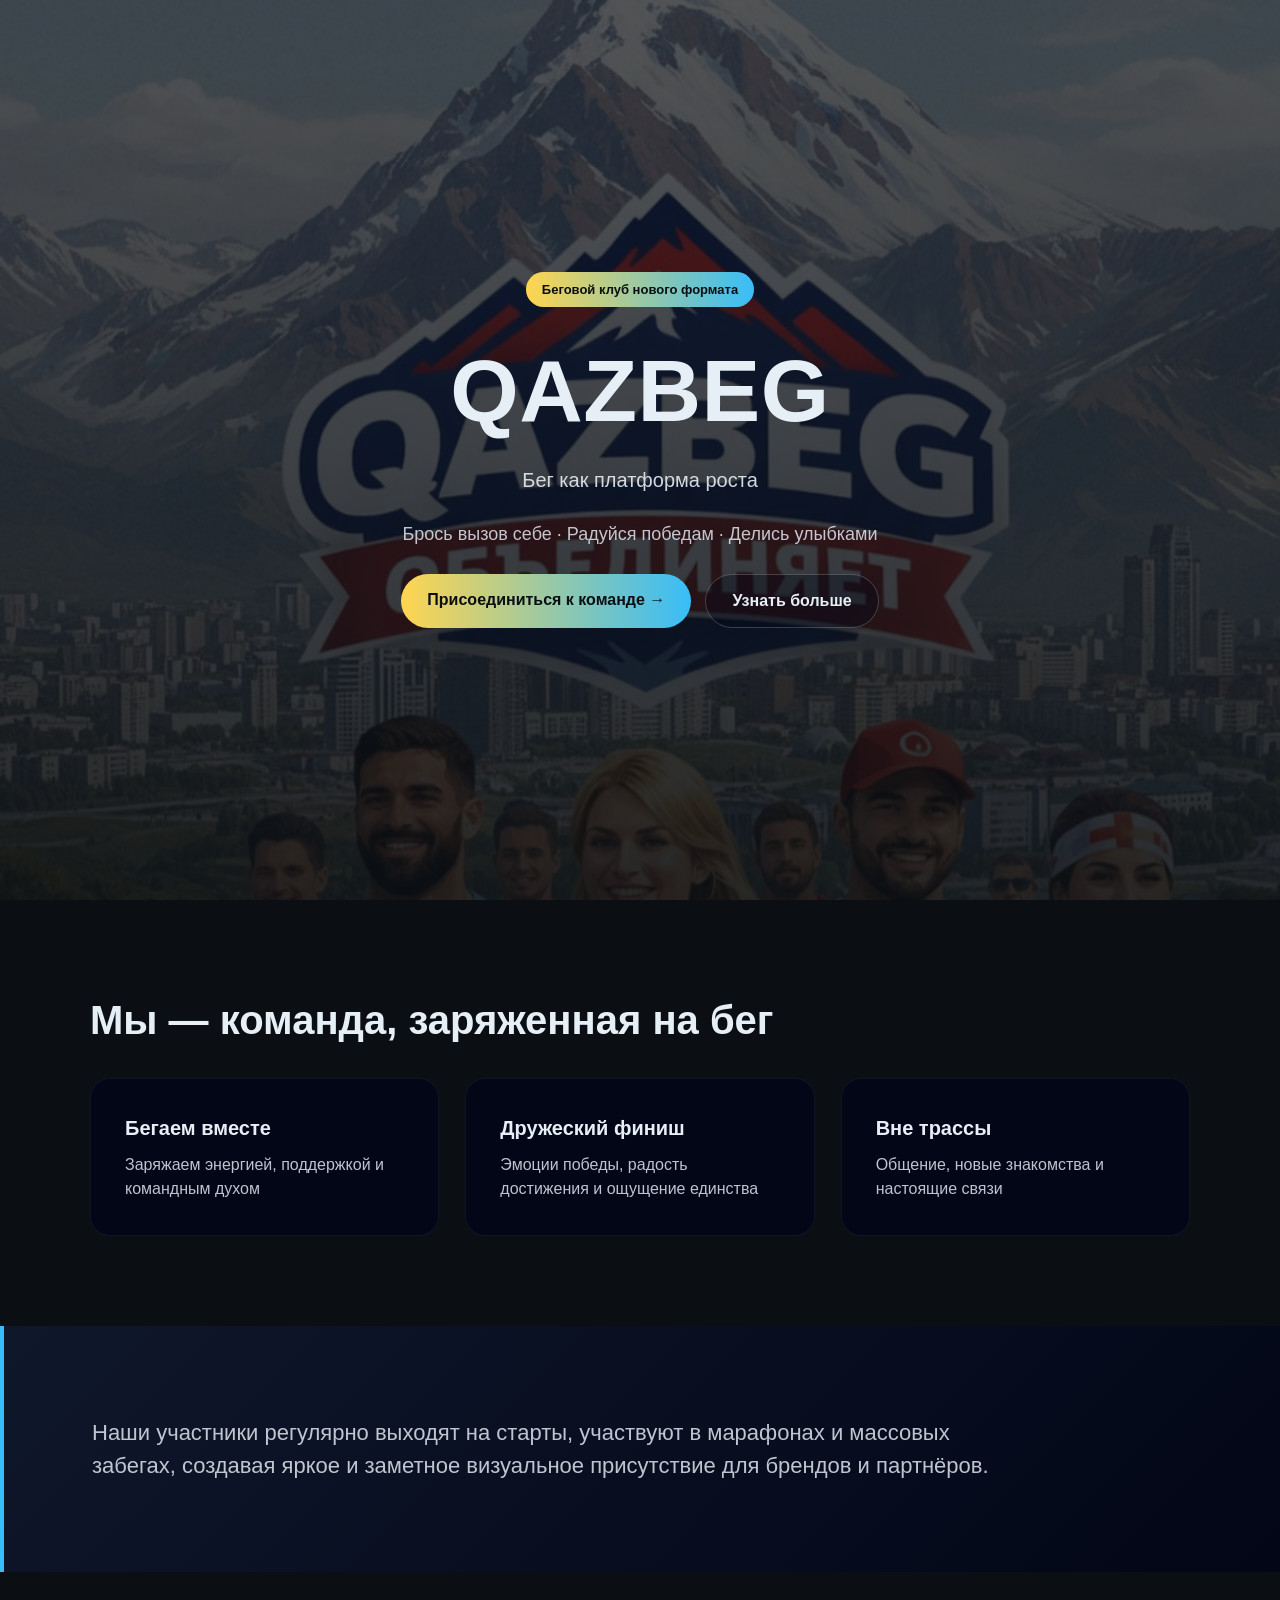
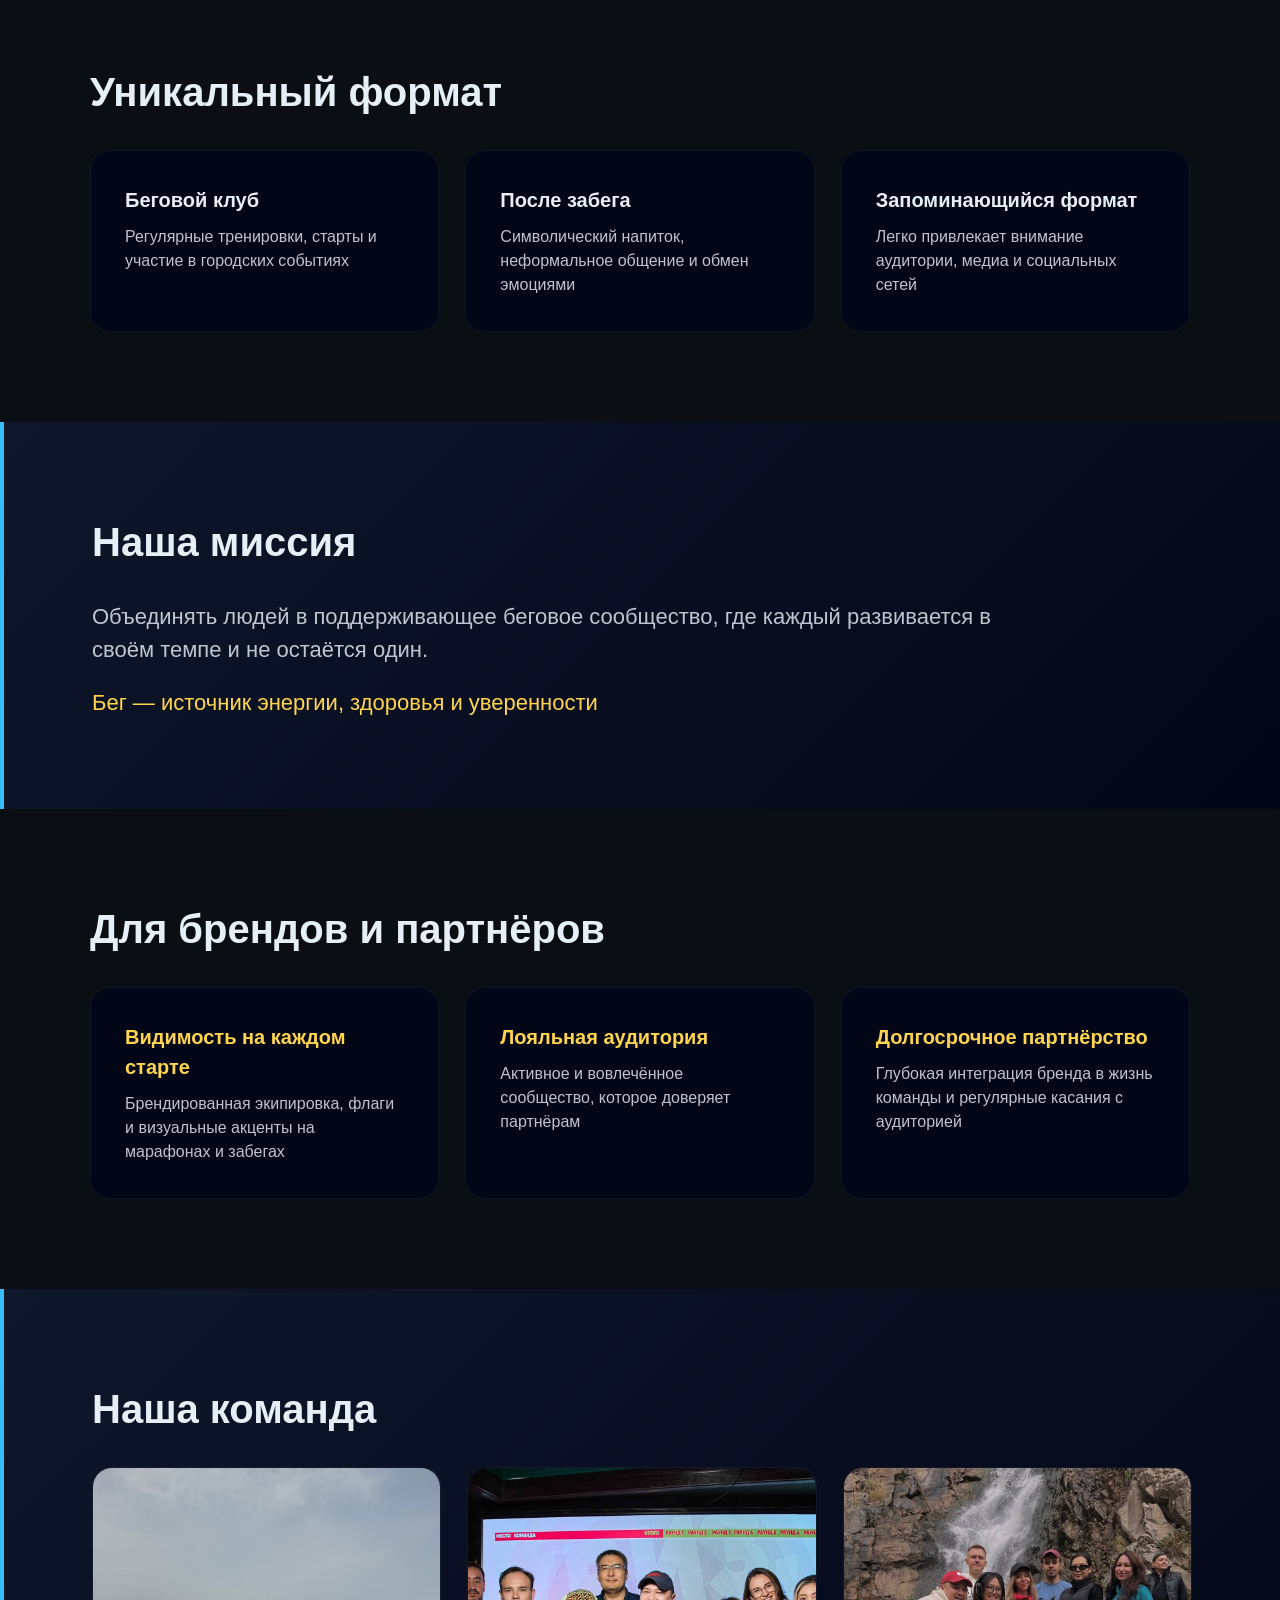
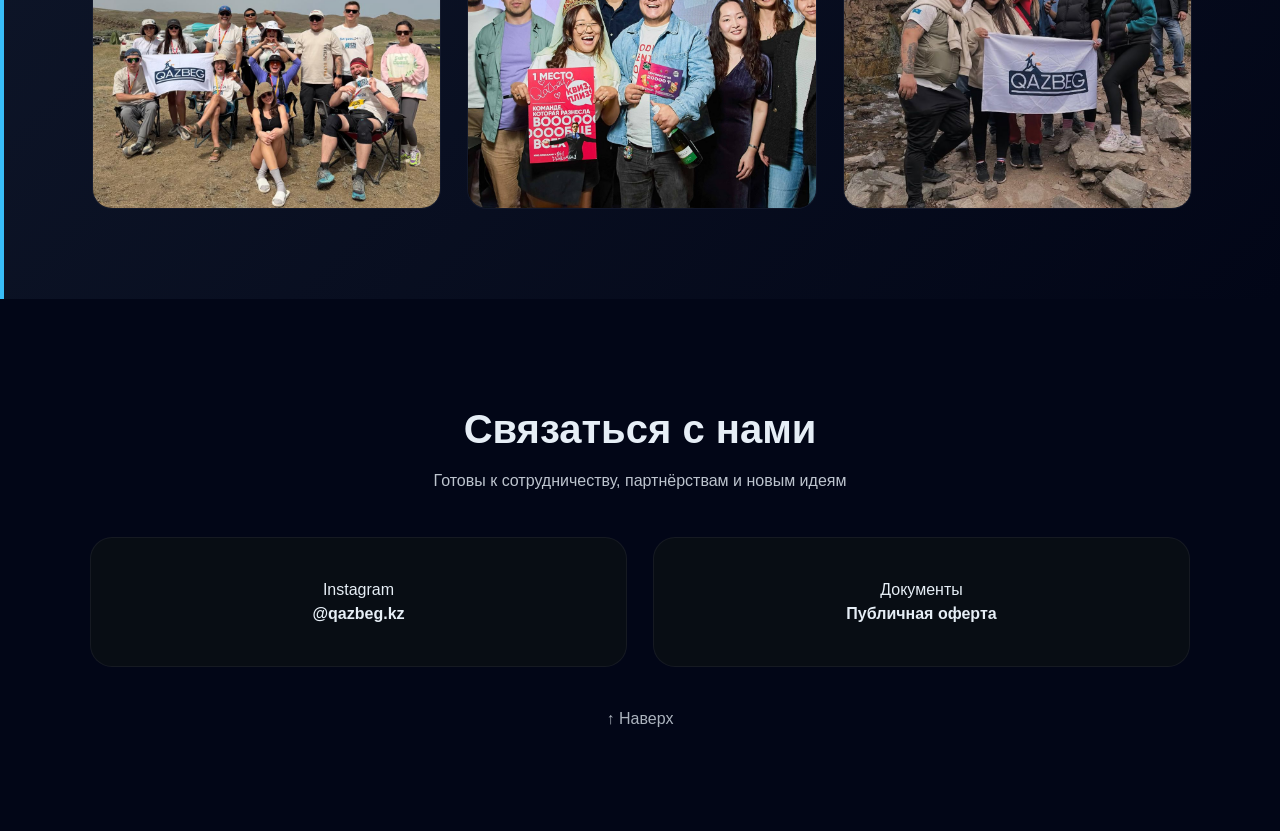
<file: index.html>
<!DOCTYPE html>
<html lang="ru">
<head>
  <meta charset="UTF-8" />
  <meta name="viewport" content="width=device-width, initial-scale=1.0" />
  <title>QAZBEG — бег как платформа роста</title>
  <link rel="stylesheet" href="style.css" />
</head>
<body>

<header class="hero" id="top">
  <div class="container hero-inner">
    <span class="badge">Беговой клуб нового формата</span>

    <h1 class="hero-title">QAZBEG</h1>
    <p class="hero-subtitle">Бег как платформа роста</p>

    <p class="hero-slogan">
      Брось вызов себе · Радуйся победам · Делись улыбками
    </p>

    <div class="hero-actions">
      <a href="#contacts" class="btn btn-primary">Присоединиться к команде →</a>
      <a href="#about" class="btn btn-ghost">Узнать больше</a>
    </div>
  </div>
</header>

<main>

  <!-- ABOUT -->
  <section class="section" id="about">
    <div class="container">
      <h2 class="section-title">Мы — команда, заряженная на бег</h2>

      <div class="grid cards">
        <article class="card">
          <h3>Бегаем вместе</h3>
          <p>Заряжаем энергией, поддержкой и командным духом</p>
        </article>

        <article class="card">
          <h3>Дружеский финиш</h3>
          <p>Эмоции победы, радость достижения и ощущение единства</p>
        </article>

        <article class="card">
          <h3>Вне трассы</h3>
          <p>Общение, новые знакомства и настоящие связи</p>
        </article>
      </div>
    </div>
  </section>

  <!-- VISUAL -->
  <section class="section section-accent">
    <div class="container">
      <p class="lead">
        Наши участники регулярно выходят на старты, участвуют в марафонах и массовых забегах,
        создавая яркое и заметное визуальное присутствие для брендов и партнёров.
      </p>
    </div>
  </section>

  <!-- FORMAT -->
  <section class="section">
    <div class="container">
      <h2 class="section-title">Уникальный формат</h2>

      <div class="grid cards">
        <article class="card card-highlight">
          <h3>Беговой клуб</h3>
          <p>Регулярные тренировки, старты и участие в городских событиях</p>
        </article>

        <article class="card card-highlight">
          <h3>После забега</h3>
          <p>Символический напиток, неформальное общение и обмен эмоциями</p>
        </article>

        <article class="card card-highlight">
          <h3>Запоминающийся формат</h3>
          <p>Легко привлекает внимание аудитории, медиа и социальных сетей</p>
        </article>
      </div>
    </div>
  </section>

  <!-- MISSION -->
  <section class="section section-accent">
    <div class="container">
      <h2 class="section-title">Наша миссия</h2>

      <p class="lead">
        Объединять людей в поддерживающее беговое сообщество, где каждый развивается
        в своём темпе и не остаётся один.
      </p>

      <p class="highlight">Бег — источник энергии, здоровья и уверенности</p>
    </div>
  </section>

  <!-- BRANDS -->
  <section class="section">
    <div class="container">
      <h2 class="section-title">Для брендов и партнёров</h2>

      <div class="grid cards">
        <article class="card">
          <h3 class="accent-title">Видимость на каждом старте</h3>
          <p>Брендированная экипировка, флаги и визуальные акценты на марафонах и забегах</p>
        </article>

        <article class="card">
          <h3 class="accent-title">Лояльная аудитория</h3>
          <p>Активное и вовлечённое сообщество, которое доверяет партнёрам</p>
        </article>

        <article class="card">
          <h3 class="accent-title">Долгосрочное партнёрство</h3>
          <p>Глубокая интеграция бренда в жизнь команды и регулярные касания с аудиторией</p>
        </article>
      </div>
    </div>
  </section>

  <!-- TEAM -->
  <section class="section section-accent">
    <div class="container">
      <h2 class="section-title">Наша команда</h2>

      <div class="grid team">
        <!-- ФОТО 1 НОВОЕ -->
        <figure class="photo">
          <img src="WhatsApp%20Image%202026-05-22%20at%2013.36.15.jpeg" alt="QAZBEG команда" loading="lazy" />
        </figure>
        <!-- ФОТО 2 НОВОЕ -->
        <figure class="photo">
          <img src="WhatsApp%20Image%202026-05-22%20at%2013.39.18.jpeg" alt="QAZBEG команда" loading="lazy" />
        </figure>
        <!-- ФОТО 3 ПРЕЖНЕЕ -->
        <figure class="photo">
          <img src="WhatsApp%20Image%202026-05-22%20at%2012.41.37%20(1).jpeg" alt="QAZBEG команда" loading="lazy" />
        </figure>
      </div>
    </div>
  </section>

</main>

<footer class="footer" id="contacts">
  <div class="container">
    <h2 class="section-title footer-title">Связаться с нами</h2>

    <p class="footer-subtitle">
      Готовы к сотрудничеству, партнёрствам и новым идеям
    </p>

    <div class="grid contacts">
      <a class="contact-card" href="https://instagram.com/qazbeg.kz" target="_blank" rel="noreferrer">
        Instagram<br><strong>@qazbeg.kz</strong>
      </a>

      <a class="contact-card" href="oferta.html">
        Документы<br><strong>Публичная оферта</strong>
      </a>
    </div>

    <a class="to-top" href="#top">↑ Наверх</a>
  </div>
</footer>

<script src="script.js"></script>
</body>
</html>
</file>
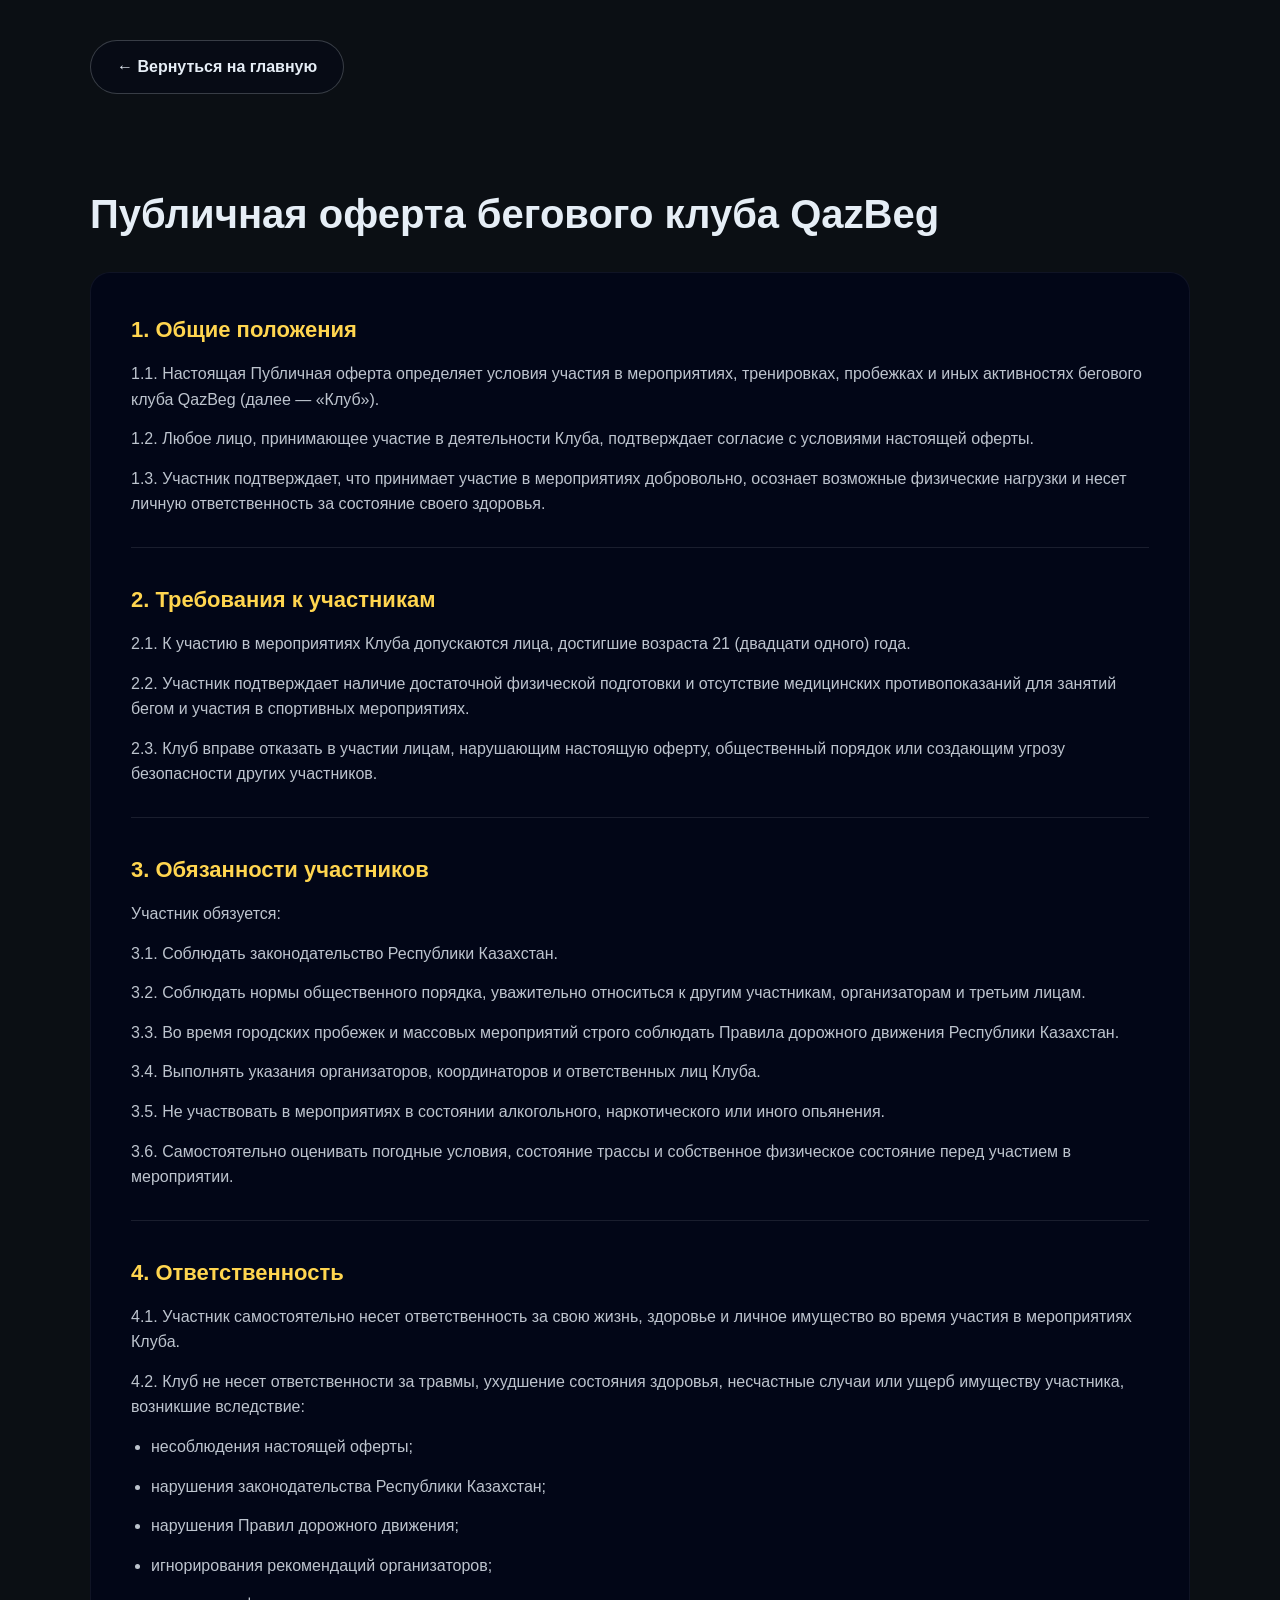
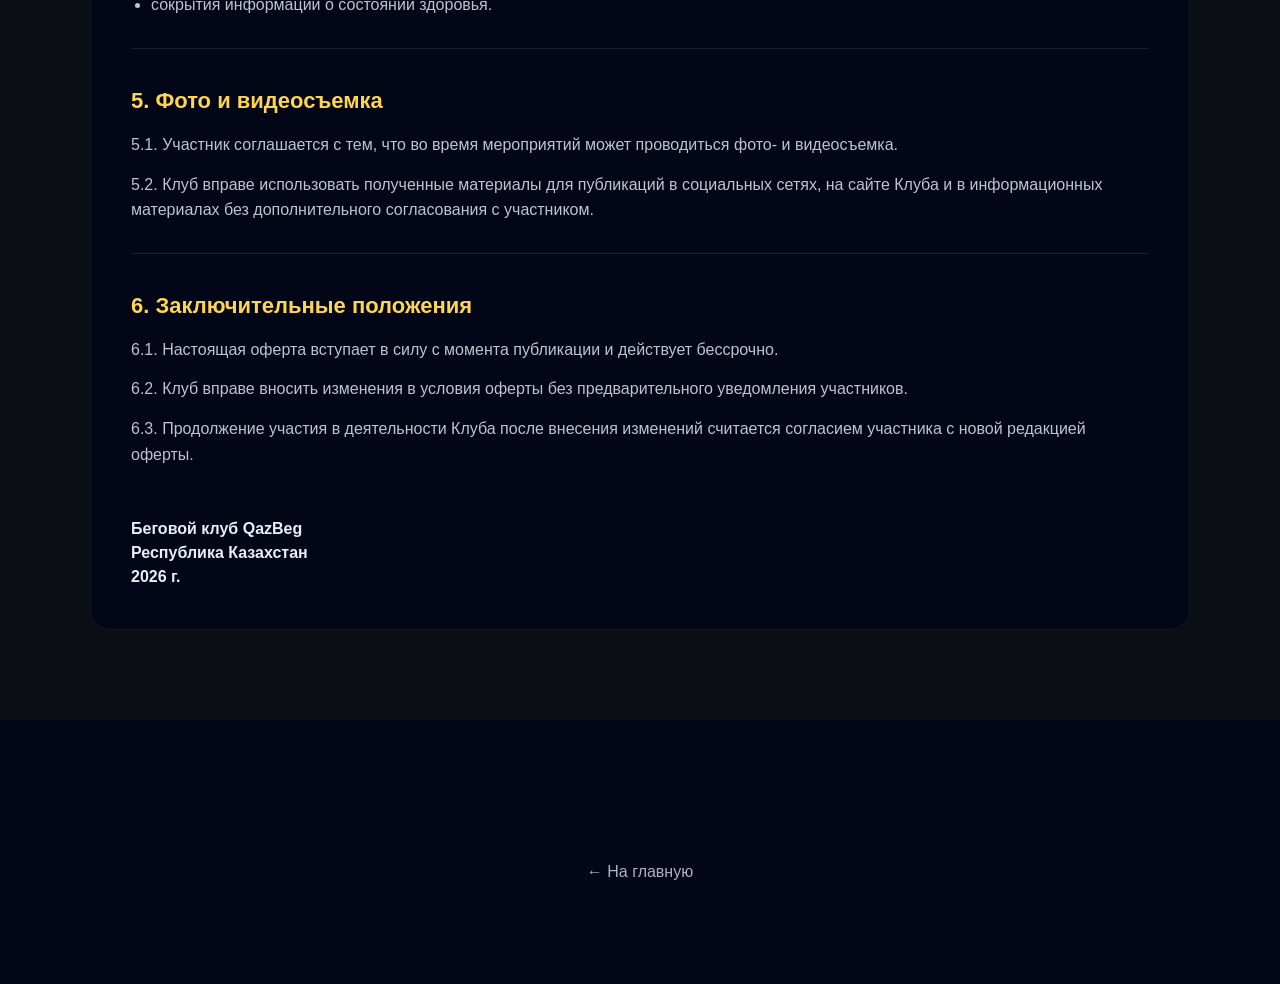
<file: oferta.html>
<!DOCTYPE html>
<html lang="ru">
<head>
  <meta charset="UTF-8" />
  <meta name="viewport" content="width=device-width, initial-scale=1.0" />
  <title>Публичная оферта — QAZBEG</title>
  <link rel="stylesheet" href="style.css" />
  
  <!-- Стили специально для красивого отображения текста документа -->
  <style>
    .back-nav {
      padding: 40px 0 0;
    }
    .legal-doc {
      background: var(--panel);
      padding: 40px;
      border-radius: var(--radius);
      border: 1px solid rgba(230,238,246,0.06);
      margin-top: 20px;
    }
    .legal-doc h2 {
      font-size: 22px;
      color: var(--gold);
      margin: 35px 0 15px;
    }
    .legal-doc h2:first-child {
      margin-top: 0;
    }
    .legal-doc p, .legal-doc li {
      color: var(--muted);
      margin-bottom: 14px;
      font-size: 16px;
      line-height: 1.6;
    }
    .legal-doc ul {
      margin-left: 20px;
      margin-bottom: 14px;
    }
    .legal-doc hr {
      border: none;
      border-top: 1px solid rgba(230,238,246,0.1);
      margin: 30px 0;
    }
    .signature {
      margin-top: 50px;
      font-weight: bold;
      color: var(--text);
      font-size: 16px;
    }
    
    @media (max-width: 520px) {
      .legal-doc {
        padding: 25px;
      }
    }
  </style>
</head>
<body>

  <!-- Кнопка назад -->
  <div class="container back-nav">
    <a href="index.html" class="btn btn-ghost">← Вернуться на главную</a>
  </div>

  <main class="section">
    <div class="container">
      <h1 class="section-title">Публичная оферта бегового клуба QazBeg</h1>

      <div class="legal-doc">
        
        <h2>1. Общие положения</h2>
        <p>1.1. Настоящая Публичная оферта определяет условия участия в мероприятиях, тренировках, пробежках и иных активностях бегового клуба QazBeg (далее — «Клуб»).</p>
        <p>1.2. Любое лицо, принимающее участие в деятельности Клуба, подтверждает согласие с условиями настоящей оферты.</p>
        <p>1.3. Участник подтверждает, что принимает участие в мероприятиях добровольно, осознает возможные физические нагрузки и несет личную ответственность за состояние своего здоровья.</p>

        <hr>

        <h2>2. Требования к участникам</h2>
        <p>2.1. К участию в мероприятиях Клуба допускаются лица, достигшие возраста 21 (двадцати одного) года.</p>
        <p>2.2. Участник подтверждает наличие достаточной физической подготовки и отсутствие медицинских противопоказаний для занятий бегом и участия в спортивных мероприятиях.</p>
        <p>2.3. Клуб вправе отказать в участии лицам, нарушающим настоящую оферту, общественный порядок или создающим угрозу безопасности других участников.</p>

        <hr>

        <h2>3. Обязанности участников</h2>
        <p>Участник обязуется:</p>
        <p>3.1. Соблюдать законодательство Республики Казахстан.</p>
        <p>3.2. Соблюдать нормы общественного порядка, уважительно относиться к другим участникам, организаторам и третьим лицам.</p>
        <p>3.3. Во время городских пробежек и массовых мероприятий строго соблюдать Правила дорожного движения Республики Казахстан.</p>
        <p>3.4. Выполнять указания организаторов, координаторов и ответственных лиц Клуба.</p>
        <p>3.5. Не участвовать в мероприятиях в состоянии алкогольного, наркотического или иного опьянения.</p>
        <p>3.6. Самостоятельно оценивать погодные условия, состояние трассы и собственное физическое состояние перед участием в мероприятии.</p>

        <hr>

        <h2>4. Ответственность</h2>
        <p>4.1. Участник самостоятельно несет ответственность за свою жизнь, здоровье и личное имущество во время участия в мероприятиях Клуба.</p>
        <p>4.2. Клуб не несет ответственности за травмы, ухудшение состояния здоровья, несчастные случаи или ущерб имуществу участника, возникшие вследствие:</p>
        <ul>
          <li>несоблюдения настоящей оферты;</li>
          <li>нарушения законодательства Республики Казахстан;</li>
          <li>нарушения Правил дорожного движения;</li>
          <li>игнорирования рекомендаций организаторов;</li>
          <li>сокрытия информации о состоянии здоровья.</li>
        </ul>

        <hr>

        <h2>5. Фото и видеосъемка</h2>
        <p>5.1. Участник соглашается с тем, что во время мероприятий может проводиться фото- и видеосъемка.</p>
        <p>5.2. Клуб вправе использовать полученные материалы для публикаций в социальных сетях, на сайте Клуба и в информационных материалах без дополнительного согласования с участником.</p>

        <hr>

        <h2>6. Заключительные положения</h2>
        <p>6.1. Настоящая оферта вступает в силу с момента публикации и действует бессрочно.</p>
        <p>6.2. Клуб вправе вносить изменения в условия оферты без предварительного уведомления участников.</p>
        <p>6.3. Продолжение участия в деятельности Клуба после внесения изменений считается согласием участника с новой редакцией оферты.</p>

        <div class="signature">
          Беговой клуб QazBeg<br>
          Республика Казахстан<br>
          2026 г.
        </div>
      </div>

    </div>
  </main>

  <footer class="footer">
    <div class="container">
      <a class="to-top" href="index.html">← На главную</a>
    </div>
  </footer>

</body>
</html>
</file>
<file: style.css>
* {
  margin: 0;
  padding: 0;
  box-sizing: border-box;
  font-family: Inter, Arial, sans-serif;
}

:root{
  --bg: #0b0f14;
  --panel: #020617;
  --text: #e6eef6;
  --muted: rgba(230,238,246,0.82);
  --gold: #ffd54f;
  --blue: #38bdf8;
  --radius: 20px;
}

body {
  background: var(--bg);
  color: var(--text);
  line-height: 1.5;
}

/* Layout */
.container{
  width: min(1100px, calc(100% - 40px));
  margin: 0 auto;
}

.section{
  padding: 90px 0;
}

.section-accent{
  background: linear-gradient(135deg, #0f172a, #020617);
  border-left: 4px solid var(--blue);
}

.section-title{
  font-size: clamp(28px, 3.2vw, 40px);
  margin-bottom: 28px;
}

.lead{
  font-size: clamp(18px, 2vw, 22px);
  color: var(--muted);
  max-width: 900px;
}

.highlight{
  margin-top: 20px;
  font-size: clamp(18px, 2vw, 22px);
  color: var(--gold);
}

/* HERO */
.hero{
  min-height: 100vh;
  display: grid;
  place-items: center;
  padding: 80px 0;
  /* ВОТ ЗДЕСЬ ИЗМЕНЕН ФОН */
  background:
    linear-gradient(rgba(11,15,20,0.70), rgba(11,15,20,0.88)),
    url("WhatsApp Image 2026-05-22 at 12.41.36.jpeg") center top / cover no-repeat;
}

.hero-inner{
  text-align: center;
  padding: 40px 20px;
}

.badge{
  display: inline-block;
  background: linear-gradient(90deg, var(--gold), var(--blue));
  color: #0b0f14;
  padding: 8px 16px;
  border-radius: 999px;
  font-size: 13px;
  font-weight: 700;
  margin-bottom: 18px;
}

.hero-title{
  font-size: clamp(52px, 7vw, 88px);
  letter-spacing: 0.5px;
}

.hero-subtitle{
  margin-top: 8px;
  font-size: 20px;
  opacity: 0.9;
}

.hero-slogan{
  margin: 26px auto 0;
  max-width: 780px;
  font-size: 18px;
  color: var(--muted);
}

.hero-actions{
  margin-top: 26px;
  display: flex;
  gap: 14px;
  justify-content: center;
  flex-wrap: wrap;
}

.btn{
  display: inline-block;
  padding: 14px 26px;
  border-radius: 999px;
  text-decoration: none;
  font-weight: 800;
  transition: transform 0.25s, box-shadow 0.25s, opacity 0.25s;
}

.btn-primary{
  background: linear-gradient(90deg, var(--gold), var(--blue));
  color: #0b0f14;
}

.btn-ghost{
  border: 1px solid rgba(230,238,246,0.22);
  color: var(--text);
  background: rgba(2,6,23,0.35);
}

.btn:hover{
  transform: translateY(-3px);
  box-shadow: 0 16px 40px rgba(56,189,248,0.20);
}

/* Cards grid */
.grid{
  display: grid;
  gap: 26px;
}

.cards{
  grid-template-columns: repeat(auto-fit, minmax(260px, 1fr));
}

.card{
  background: var(--panel);
  padding: 34px;
  border-radius: var(--radius);
  border: 1px solid rgba(230,238,246,0.06);
  transition: transform 0.25s, box-shadow 0.25s, border-color 0.25s;
}

.card h3{
  font-size: 20px;
  margin-bottom: 10px;
}

.card p{
  color: var(--muted);
}

.card:hover{
  transform: translateY(-6px);
  border-color: rgba(255,213,79,0.35);
  box-shadow:
    0 0 0 2px rgba(255,213,79,0.35),
    0 28px 70px rgba(56,189,248,0.18);
}

.card-highlight{
  background: linear-gradient(180deg, #020617, #020617);
}

.accent-title{
  color: var(--gold);
}

/* TEAM */
.team{
  grid-template-columns: repeat(auto-fit, minmax(260px, 1fr));
}

.photo{
  background: rgba(2,6,23,0.35);
  border: 1px solid rgba(230,238,246,0.06);
  border-radius: var(--radius);
  overflow: hidden;
}

.photo img{
  width: 100%;
  height: 340px;
  object-fit: cover;
  display: block;
  transition: transform 0.35s;
}

.photo:hover img{
  transform: scale(1.04);
}

/* Footer / Contacts */
.footer{
  background: linear-gradient(180deg, #020617, #020617);
  padding: 100px 0;
  text-align: center;
}

.footer-title{
  margin-bottom: 10px;
}

.footer-subtitle{
  color: var(--muted);
  margin-top: 8px;
}

.contacts{
  margin-top: 44px;
  grid-template-columns: repeat(auto-fit, minmax(260px, 1fr));
}

.contact-card{
  background: rgba(11,15,20,0.8);
  padding: 40px;
  border-radius: 22px;
  color: var(--text);
  text-decoration: none;
  border: 1px solid rgba(230,238,246,0.06);
  transition: transform 0.25s, box-shadow 0.25s, border-color 0.25s;
}

.contact-card:hover{
  transform: translateY(-6px);
  border-color: rgba(56,189,248,0.45);
  box-shadow: 0 22px 60px rgba(56,189,248,0.18);
}

.to-top{
  display: inline-block;
  margin-top: 40px;
  color: rgba(230,238,246,0.75);
  text-decoration: none;
}

.to-top:hover{
  color: var(--text);
}

/* Mobile spacing */
@media (max-width: 520px){
  .section{ padding: 70px 0; }
  .photo img{ height: 260px; }
}
</file>
